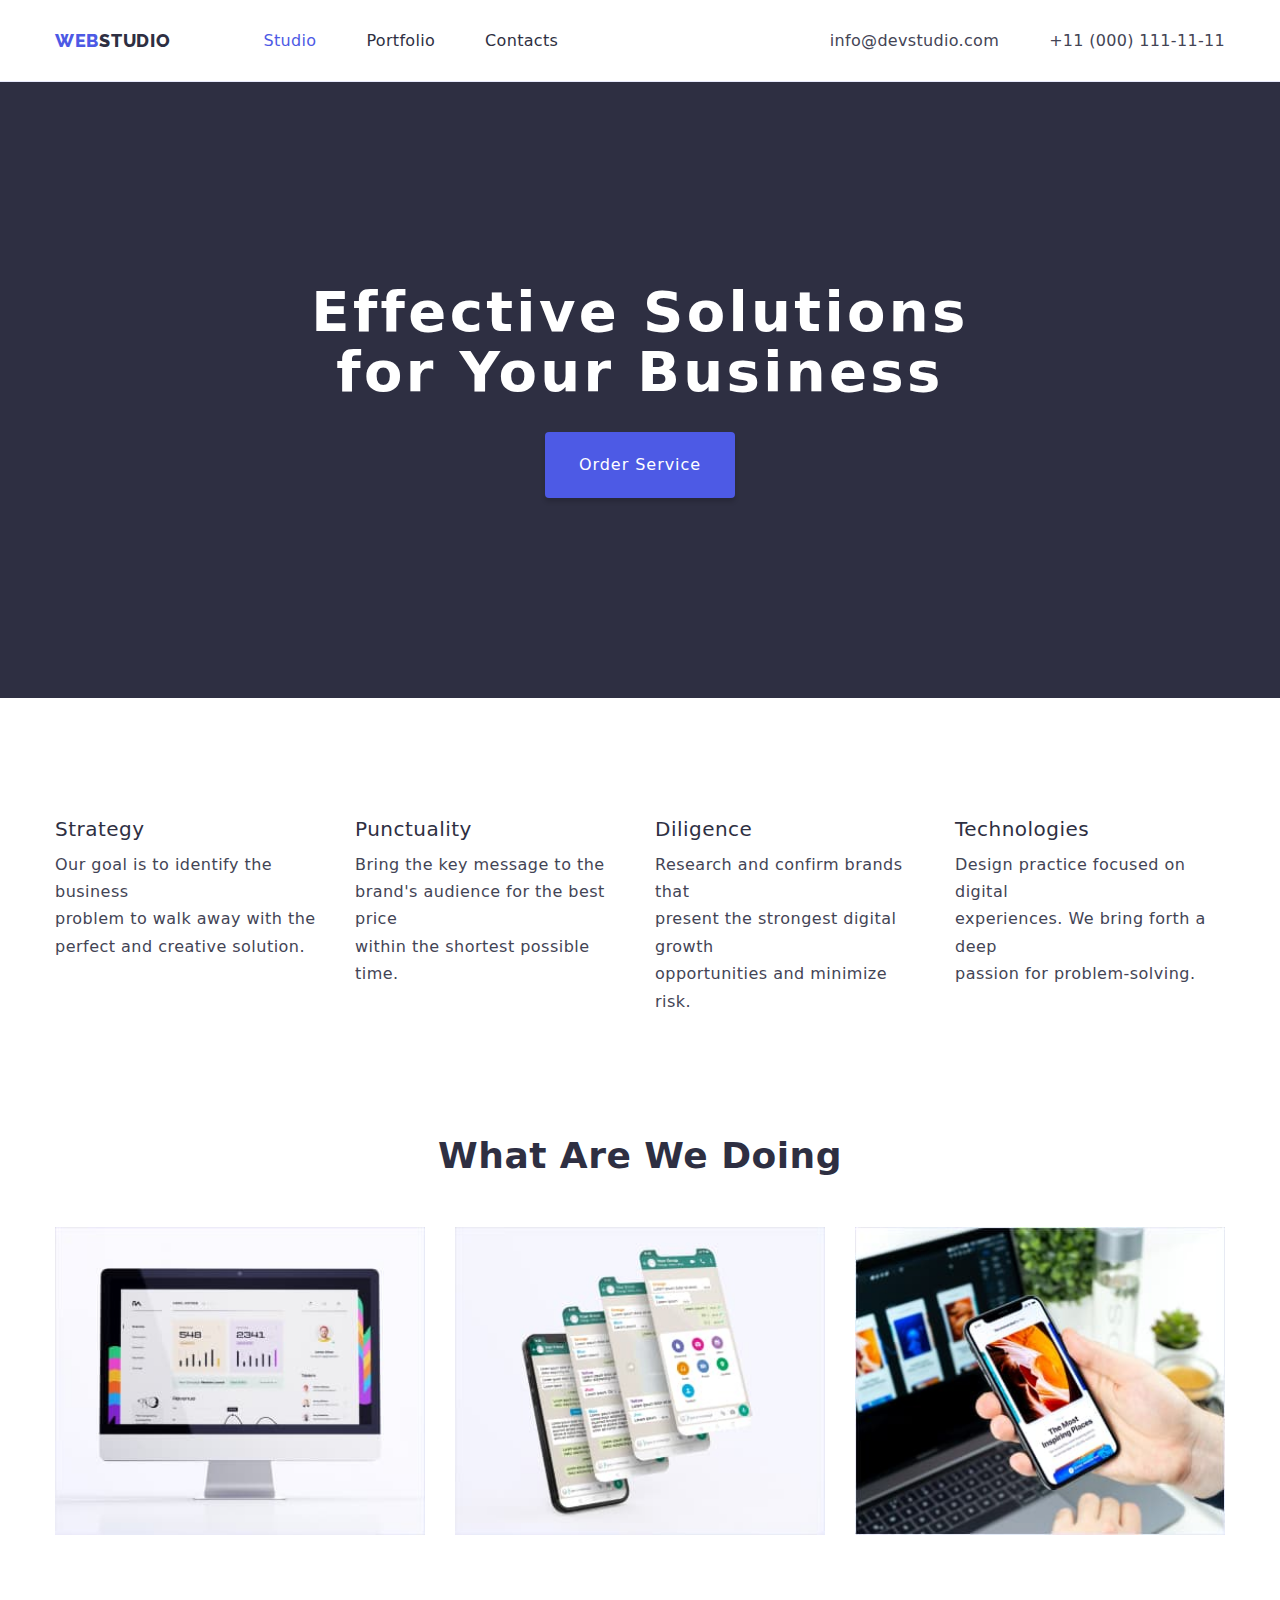
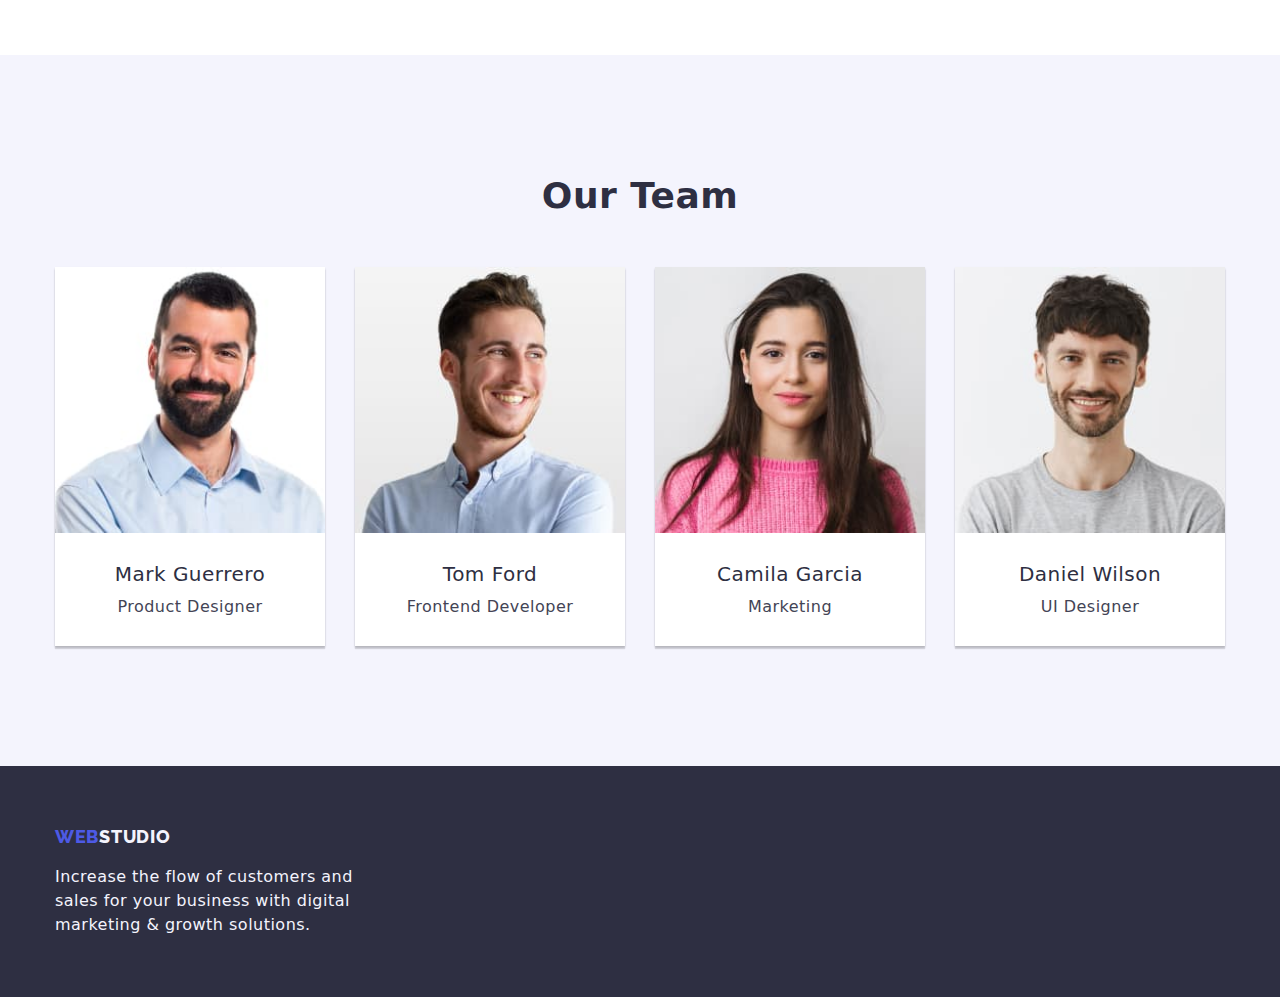
<file: index.html>
<!DOCTYPE html>
<html lang="en">
  <head>
    <meta charset="UTF-8" />
    <meta name="viewport" content="width=device-width, initial-scale=1.0" />
    <title>Studio</title>

    <!-- CSS -->
    <link rel="stylesheet" href="css/styles.css" />
    <link rel="preconnect" href="https://fonts.googleapis.com" />
    <link rel="preconnect" href="https://fonts.gstatic.com" crossorigin />

    <!-- FONTS -->
    <link
      href="https://fonts.googleapis.com/css2?family=Raleway:wght@800&family=Roboto:wght@400;500;700;900&display=swap"
      rel="stylesheet"
    />

    <!-- CSS Normalize -->
    <link
      rel="stylesheet"
      href="https://cdnjs.cloudflare.com/ajax/libs/modern-normalize/2.0.0/modern-normalize.min.css"
    />
  </head>
  <body>
    <!-- HEADER -->
    <header class="page-header">
      <div class="container menu">
        <!-- Navigation Bar -->
        <nav class="navigation">
          <a class="logo-link" href="./index.html">
            <span class="logo">WEB</span>
            <span class="studio">STUDIO</span>
          </a>

          <ul class="nav-menu list">
            <li class="item">
              <a class="page current link" href="./index.html">Studio</a>
            </li>
            <li class="item">
              <a class="page link" href="./portfolio.html">Portfolio</a>
            </li>
            <li class="item">
              <a class="page link" href="#">Contacts</a>
            </li>
          </ul>
        </nav>

        <ul class="contacts-menu list">
          <li class="item">
            <a class="contact link" href="mailto:info@devstudio.com"
              >info@devstudio.com</a
            >
          </li>

          <li class="item">
            <a class="contact link" href="tel:+110001111111"
              >+11 (000) 111-11-11</a
            >
          </li>
        </ul>
      </div>
    </header>

    <!-- MAIN -->
    <main>
      <!-- Hero Section -->
      <section class="hero bg-hero">
        <div class="container">
          <h1 class="hero-title">
            Effective Solutions<br />
            for Your Business
          </h1>

          <button class="button primary" type="button">Order Service</button>
        </div>
      </section>

      <!-- SECTION 1 -->
      <section class="section">
        <div class="container">
          <ul class="benefits list">
            <li class="item">
              <h3 class="title">Strategy</h3>

              <p class="description">
                Our goal is to identify the business <br />problem to walk away
                with the<br />
                perfect and creative solution.
              </p>
            </li>
            <li class="item">
              <h3 class="title">Punctuality</h3>

              <p class="description">
                Bring the key message to the<br />
                brand's audience for the best price<br />
                within the shortest possible time.
              </p>
            </li>
            <li class="item">
              <h3 class="title">Diligence</h3>

              <p class="description">
                Research and confirm brands that<br />
                present the strongest digital growth<br />
                opportunities and minimize risk.
              </p>
            </li>
            <li class="item">
              <h3 class="title">Technologies</h3>

              <p class="description">
                Design practice focused on digital<br />
                experiences. We bring forth a deep<br />
                passion for problem-solving.
              </p>
            </li>
          </ul>
        </div>
      </section>

      <!-- SECTION 2 -->
      <section class="section no-top-padding">
        <div class="container what-we-do-container">
          <h2 class="section-title">What Are We Doing</h2>

          <ul class="what-we-do list">
            <li class="item">
              <img
                src="images/section-2-img-1.jpg"
                alt="monitor image"
                width="370"
                height="294"
              />
            </li>

            <li class="item">
              <img
                src="images/section-2-img-2.jpg"
                alt="phone image"
                width="370"
                height="294"
              />
            </li>

            <li class="item">
              <img
                src="images/section-2-img-3.jpg"
                alt="cellphone and laptop image"
                width="370"
                height="294"
              />
            </li>
          </ul>
        </div>
      </section>

      <!-- SECTION 3 -->
      <section class="section bg-team">
        <div class="container">
          <h2 class="section-title">Our Team</h2>

          <ul class="team list">
            <li class="item">
              <img
                src="images/section-3-img-1.jpg"
                alt="Mark Guerrero"
                width="270"
                height="260"
              />

              <h3 class="name">Mark Guerrero</h3>

              <p class="position">Product Designer</p>
            </li>

            <li class="item">
              <img
                src="images/section-3-img-2.jpg"
                alt="Tom Ford"
                width="270"
                height="260"
              />

              <h3 class="name">Tom Ford</h3>

              <p class="position">Frontend Developer</p>
            </li>

            <li class="item">
              <img
                src="images/section-3-img-3.jpg"
                alt="Camila Garcia"
                width="270"
                height="260"
              />

              <h3 class="name">Camila Garcia</h3>

              <p class="position">Marketing</p>
            </li>

            <li class="item">
              <img
                src="images/section-3-img-4.jpg"
                alt="Daniel Wilson"
                width="270"
                height="260"
              />

              <h3 class="name">Daniel Wilson</h3>

              <p class="position">UI Designer</p>
            </li>
          </ul>
        </div>
      </section>
    </main>

    <!-- FOOTER -->
    <footer class="page-footer bg-footer">
      <div class="container">
        <a class="logo-link" href="./index.html">
          <span class="logo">WEB</span>
          <span class="studio-footer">STUDIO</span>
        </a>

        <p class="footer-description">
          Increase the flow of customers and<br />
          sales for your business with digital<br />
          marketing & growth solutions.
        </p>
      </div>
    </footer>
  </body>
</html>
</file>
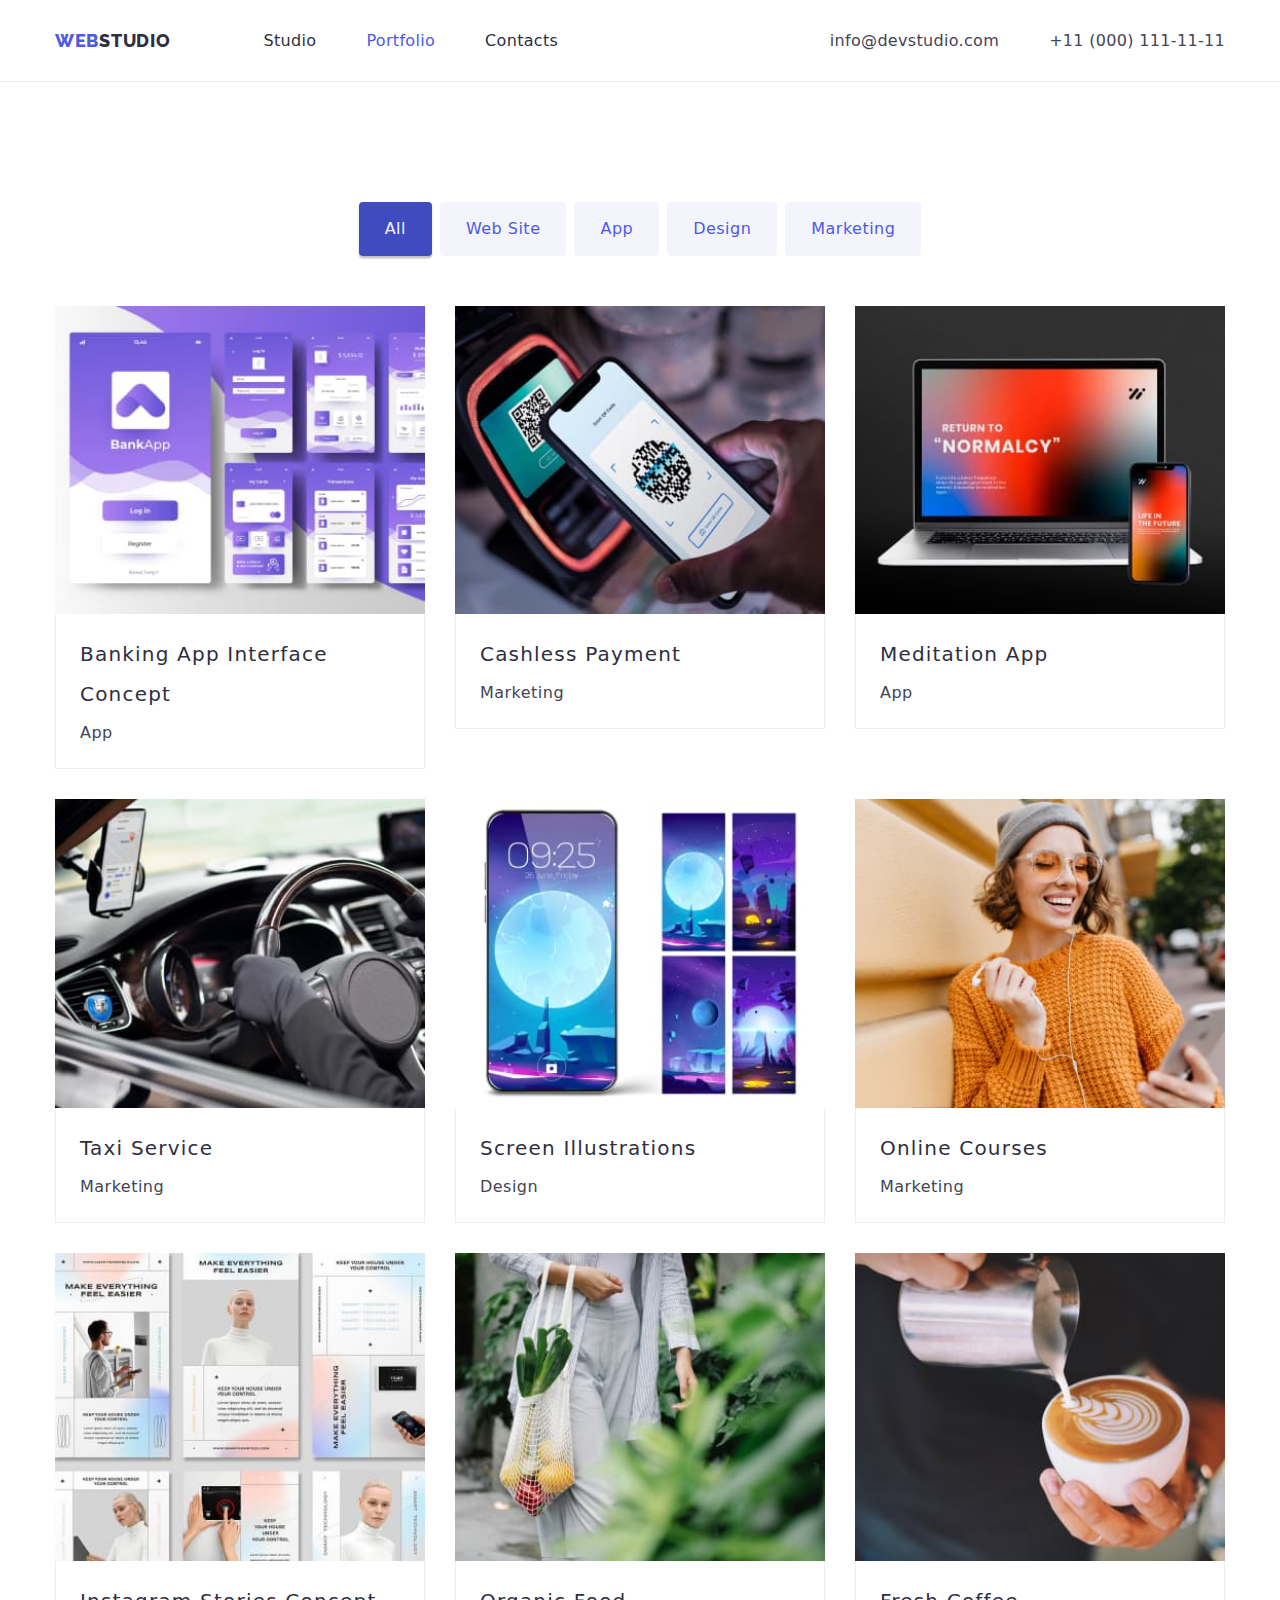
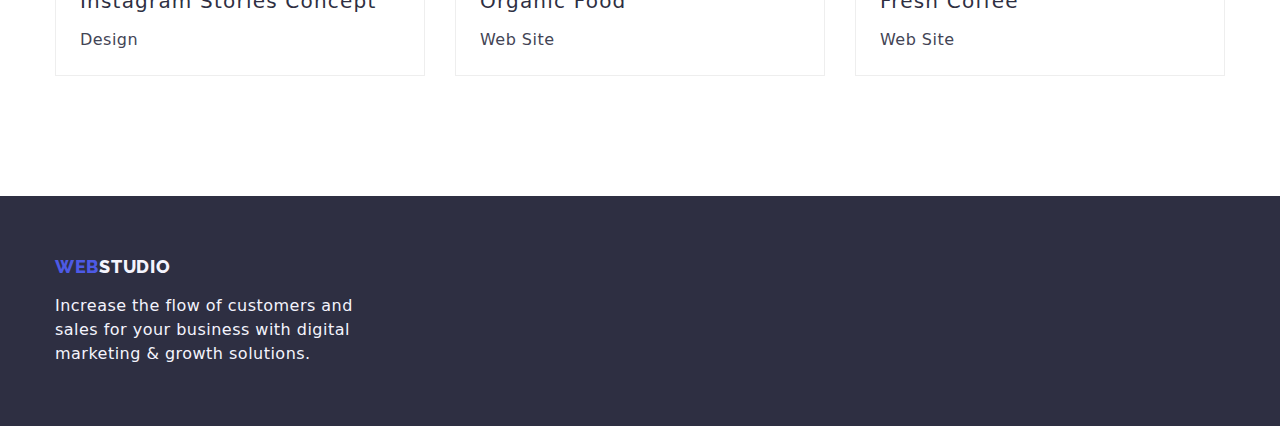
<file: portfolio.html>
<!DOCTYPE html>
<html lang="en">
  <head>
    <meta charset="UTF-8" />
    <meta name="viewport" content="width=device-width, initial-scale=1.0" />
    <title>Portfolio</title>

    <!-- CSS -->
    <link rel="stylesheet" href="css/styles.css" />
    <link rel="preconnect" href="https://fonts.googleapis.com" />
    <link rel="preconnect" href="https://fonts.gstatic.com" crossorigin />

    <!-- FONTS -->
    <link
      href="https://fonts.googleapis.com/css2?family=Raleway:wght@800&family=Roboto:wght@400;500;700;900&display=swap"
      rel="stylesheet"
    />

    <!-- CSS Normalize -->
    <link
      rel="stylesheet"
      href="https://cdnjs.cloudflare.com/ajax/libs/modern-normalize/2.0.0/modern-normalize.min.css"
    />
  </head>
  <body>
    <!-- HEADER -->
    <header class="page-header">
      <div class="container menu">
        <!-- Navigation Bar -->
        <nav class="navigation">
          <a class="logo-link" href="./index.html">
            <span class="logo">WEB</span>
            <span class="studio">STUDIO</span>
          </a>

          <ul class="nav-menu list">
            <li class="item">
              <a class="page link" href="./index.html">Studio</a>
            </li>
            <li class="item">
              <a class="page current link" href="./portfolio.html">Portfolio</a>
            </li>
            <li class="item">
              <a class="page link" href="#">Contacts</a>
            </li>
          </ul>
        </nav>

        <ul class="contacts-menu list">
          <li class="item">
            <a class="contact link" href="mailto:info@devstudio.com"
              >info@devstudio.com</a
            >
          </li>

          <li class="item">
            <a class="contact link" href="tel:+110001111111"
              >+11 (000) 111-11-11</a
            >
          </li>
        </ul>
      </div>
    </header>

    <!-- MAIN -->
    <main>
      <!-- Filter Section -->
      <section class="section">
        <div class="container">
          <!-- Filter Buttons -->
          <ul class="filters list">
            <li class="space">
              <button class="button filter current" type="button">All</button>
            </li>
            <li class="space">
              <button class="button filter" type="button">Web Site</button>
            </li>
            <li class="space">
              <button class="button filter" type="button">App</button>
            </li>
            <li class="space">
              <button class="button filter" type="button">Design</button>
            </li>
            <li class="space">
              <button class="button filter" type="button">Marketing</button>
            </li>
          </ul>

          <!-- Row 1 Cards -->
          <ul class="projects list">
            <li class="project-card">
              <a href="" class="project link">
                <img
                  src="./images/row-1-img-1.jpg"
                  alt="interface concept image"
                  width="370"
                  height="294"
                />

                <div class="substrate">
                  <h2 class="name">Banking App Interface Concept</h2>

                  <p class="type">App</p>
                </div>
              </a>
            </li>

            <li class="project-card">
              <a href="" class="project link">
                <img
                  src="./images/row-1-img-2.jpg"
                  alt="cashless payment image"
                  width="370"
                  height="294"
                />

                <div class="substrate">
                  <h2 class="name">Cashless Payment</h2>

                  <p class="type">Marketing</p>
                </div>
              </a>
            </li>

            <li class="project-card">
              <a href="" class="project link">
                <img
                  src="./images/row-1-img-3.jpg"
                  alt="meditation app image"
                  width="370"
                  height="294"
                />

                <div class="substrate">
                  <h2 class="name">Meditation App</h2>

                  <p class="type">App</p>
                </div>
              </a>
            </li>

            <!-- Row 2 Cards -->
            <li class="project-card">
              <a href="" class="project link">
                <img
                  src="./images/row-2-img-1.jpg"
                  alt="taxi image"
                  width="370"
                  height="294"
                />

                <div class="substrate">
                  <h2 class="name">Taxi Service</h2>

                  <p class="type">Marketing</p>
                </div>
              </a>
            </li>

            <li class="project-card">
              <a href="" class="project link">
                <img
                  src="./images/row-2-img-2.jpg"
                  alt="screens image"
                  width="370"
                  height="294"
                />

                <div class="substrate">
                  <h2 class="name">Screen Illustrations</h2>

                  <p class="type">Design</p>
                </div>
              </a>
            </li>

            <li class="project-card">
              <a href="" class="project link">
                <img
                  src="./images/row-2-img-3.jpg"
                  alt="online course image"
                  width="370"
                  height="294"
                />

                <div class="substrate">
                  <h2 class="name">Online Courses</h2>

                  <p class="type">Marketing</p>
                </div>
              </a>
            </li>

            <!-- Row 3 Cards -->
            <li class="project-card">
              <a href="" class="project link">
                <img
                  src="./images/row-3-img-1.jpg"
                  alt="instagram stories designs"
                  width="370"
                  height="294"
                />

                <div class="substrate">
                  <h2 class="name">Instagram Stories Concept</h2>

                  <p class="type">Design</p>
                </div>
              </a>
            </li>

            <li class="project-card">
              <a href="" class="project link">
                <img
                  src="./images/row-3-img-2.jpg"
                  alt="organic food website"
                  width="370"
                  height="294"
                />

                <div class="substrate">
                  <h2 class="name">Organic Food</h2>

                  <p class="type">Web Site</p>
                </div>
              </a>
            </li>

            <li class="project-card">
              <a href="" class="project link">
                <img
                  src="./images/row-3-img-3.jpg"
                  alt="fresh coffee image"
                  width="370"
                  height="294"
                />

                <div class="substrate">
                  <h2 class="name">Fresh Coffee</h2>

                  <p class="type">Web Site</p>
                </div>
              </a>
            </li>
          </ul>
        </div>
      </section>
    </main>

    <!-- FOOTER -->
    <footer class="page-footer bg-footer">
      <div class="container">
        <a class="logo-link" href="./index.html">
          <span class="logo">WEB</span>
          <span class="studio-footer">STUDIO</span>
        </a>

        <p class="footer-description">
          Increase the flow of customers and<br />
          sales for your business with digital<br />
          marketing & growth solutions.
        </p>
      </div>
    </footer>
  </body>
</html>
</file>
<file: css/styles.css>
/* CSS Variable */
:root {
  --iris: #4d5ae5;
  --ocean: #404bbf;
  --navyblue: #2e2f42;
  --green: #31d0aa;
  --slate: #434455;
  --lightslate: #8e8f99;
  --cornflower: #e7e9fc;
  --cloud: #f4f4fd;
  --navybluemodal: #2e2f4266;
  --grey: #2e2f42b2;
  --white: #ffffff;
  --dairy: #fcfcfc;
}

/* CSS RESET */
p,
h1,
h2,
h3,
h4,
h5,
h6 {
  margin: 0;
}

ul,
ol {
  margin: 0;
  padding: 0;
}

html {
  box-sizing: border-box;
}

*::after,
*::before {
  box-sizing: inherit;
}

img {
  display: block;
  max-width: 100%;
  height: auto;
}

.link {
  text-decoration: none;
  color: inherit;
}

/* END OF CSS RESET */

/* HTML Body */
body {
  font-family: "Roboto", sans-serif;
  font-size: 16px;
  letter-spacing: 0.03em;
  color: var(--slate);
  background-color: var(--white);
}

/* General Styles */

.container {
  width: 1200px;
  padding: 0 15px;
  margin: 0 auto;
}

.list {
  list-style: none;
}

.logo-link {
  font-family: "Raleway", sans-serif;
  font-size: 0;
  font-weight: 800;
  line-height: 1.17;
  letter-spacing: 0.04em;
  text-decoration: none;
}

.logo-link > span {
  font-size: 18px;
  line-height: 1.17;
  letter-spacing: 0.04em;
}

.logo {
  color: var(--iris);
}

.section {
  padding-top: 120px;
  padding-bottom: 120px;
}

.section.no-top-padding {
  padding-top: 0;
}

.section-title {
  font-size: 36px;
  line-height: 1.17;
  color: var(--navyblue);
  text-align: center;
  margin-bottom: 50px;
  font-weight: 700;
}

.benefits .description {
  color: var(--slate);
  line-height: 1.71;
  font-size: 16px;
  font-weight: 400;
}

.studio {
  color: var(--navyblue);
}

.bg-hero {
  background-color: var(--navyblue);
}

.nav-menu .page,
.contacts-menu .contact {
  font-weight: 500;
  color: var(--navyblue);
  text-decoration: none;
  line-height: 1.14;
  letter-spacing: 0.02em;
  display: block;
  padding-top: 32px;
  padding-bottom: 31px;
}

.contacts-menu .contact {
  color: var(--slate);
  line-height: 1.14;
  font-size: 16px;
  font-weight: 400;
  text-decoration: none;
}

.nav-menu {
  margin-left: 93px;
}

.nav-menu .page:hover,
.nav-menu .page:focus,
.nav-menu .page.current,
.contacts-menu .contact:hover,
.contacts-menu .contact:focus {
  color: var(--iris);
}

.button {
  font-family: inherit;
  font-weight: 500;
  letter-spacing: 0.03em;
  cursor: pointer;
  border-color: transparent;
  font-size: 16px;
  border-radius: 4px;
}

.button.primary {
  color: var(--white);
  background-color: var(--iris);
  line-height: 1.87;
  letter-spacing: 0.06em;
  padding: 16px 32px;
  box-shadow: 0px 4px 4px rgba(0, 0, 0, 0.15);
}

.button.primary:hover,
.button.primary:focus {
  background-color: var(--ocean);
  box-shadow: 0px 3px 1px rgba(0, 0, 0, 0.1), 0px 1px 2px rgba(0, 0, 0, 0.08),
    0px 2px 2px rgba(0, 0, 0, 0.12);
}

.button.filter {
  background-color: var(--cloud);
  color: var(--iris);
  font-weight: 500;
  padding: 12px 24px;
  line-height: 1.62;
}

.button.filter:hover,
.button.filter:focus,
.button.filter.current {
  background-color: var(--ocean);
  color: var(--cloud);
  box-shadow: 0px 3px 1px rgba(0, 0, 0, 0.1), 0px 1px 2px rgba(0, 0, 0, 0.08),
    0px 2px 2px rgba(0, 0, 0, 0.12);
}

.project .name {
  font-size: 20px;
  font-weight: 500;
  line-height: 2;
  letter-spacing: 0.06em;
  color: var(--navyblue);
  margin-bottom: 4px;
}

.project .type {
  color: var(--slate);
  font-weight: 400;
  line-height: 1.87;
  font-size: 16px;
}

/* End of General Styles */

/* Header Section for both index and portfolio html */

.page-header {
  border-bottom: 1px solid var(--cornflower);
}

.menu,
.navigation,
.nav-menu,
.contacts-menu {
  display: flex;
  align-items: center;
}

.contacts-menu {
  margin-left: auto;
}

.nav-menu .item:not(:last-child),
.contacts-menu .item:not(:last-child) {
  margin-right: 50px;
}

/* Hero Section */

.hero {
  padding: 200px 0;
  text-align: center;
}

.hero-title {
  font-size: 56px;
  line-height: 1.07;
  font-weight: 700;
  letter-spacing: 0.06em;
  color: var(--white);
  margin-bottom: 30px;
}

/* Section 1 */

.benefits {
  display: flex;
  flex-wrap: wrap;
  margin-left: -30px;
  margin-top: -30px;
}

.benefits .item {
  flex-basis: calc(100% / 4 - 30px);
  margin-left: 30px;
  margin-top: 30px;
}

.benefits .title {
  margin-bottom: 10px;
  color: var(--navyblue);
  font-size: 20px;
  font-weight: 500;
  line-height: 1.14;
}

/* Section 2 */

.what-we-do {
  display: flex;
  flex-wrap: wrap;
  margin-left: -30px;
  margin-top: -30px;
}

.what-we-do .item {
  flex-basis: calc(100% / 3 - 30px);
  margin-left: 30px;
  margin-top: 30px;
}

/* Section 3 */

.team {
  display: flex;
  flex-wrap: wrap;
  margin-left: -30px;
  margin-top: -30px;
}

.team .item {
  flex-basis: calc(100% / 4 - 30px);
  margin-left: 30px;
  margin-top: 30px;
  padding-bottom: 30px;
  background-color: var(--white);
  box-shadow: 0px 3px 1px rgba(0, 0, 0, 0.1), 0px 1px 2px rgba(0, 0, 0, 0.08),
    0px 2px 2px rgba(0, 0, 0, 0.12);
}

.bg-team {
  background-color: var(--cloud);
}

.team .name,
.team .position {
  line-height: 1.19;
  text-align: center;
}

.team .name {
  font-size: 20px;
  font-weight: 500;
  color: var(--navyblue);
  padding-top: 30px;
  padding-bottom: 10px;
}

.team .position {
  color: var(--slate);
  font-size: 16px;
  font-weight: 400;
}

.substrate {
  background-color: var(--white);
  padding: 20px 24px;
  border: 1px solid #eee;
  border-top: 0;
}

/* Footer for both index and portfolio html*/

.page-footer {
  padding: 60px 0;
}

.page-footer.bg-footer {
  background-color: var(--navyblue);
}

.studio-footer {
  color: var(--cloud);
}

.footer-description {
  color: var(--cloud);
  margin-top: 17px;
  font-size: 16px;
  font-weight: 400;
  line-height: 1.5;
}

/* Filter Section */

.filters {
  display: flex;
  justify-content: center;
  margin-bottom: 50px;
}

.filters .space + .space {
  margin-left: 8px;
}

/* Project List Section */

.projects {
  display: flex;
  flex-wrap: wrap;
  margin-left: -30px;
  margin-top: -30px;
}

.project-card {
  flex-basis: calc(100% / 3 - 30px);
  margin-left: 30px;
  margin-top: 30px;
}
</file>
